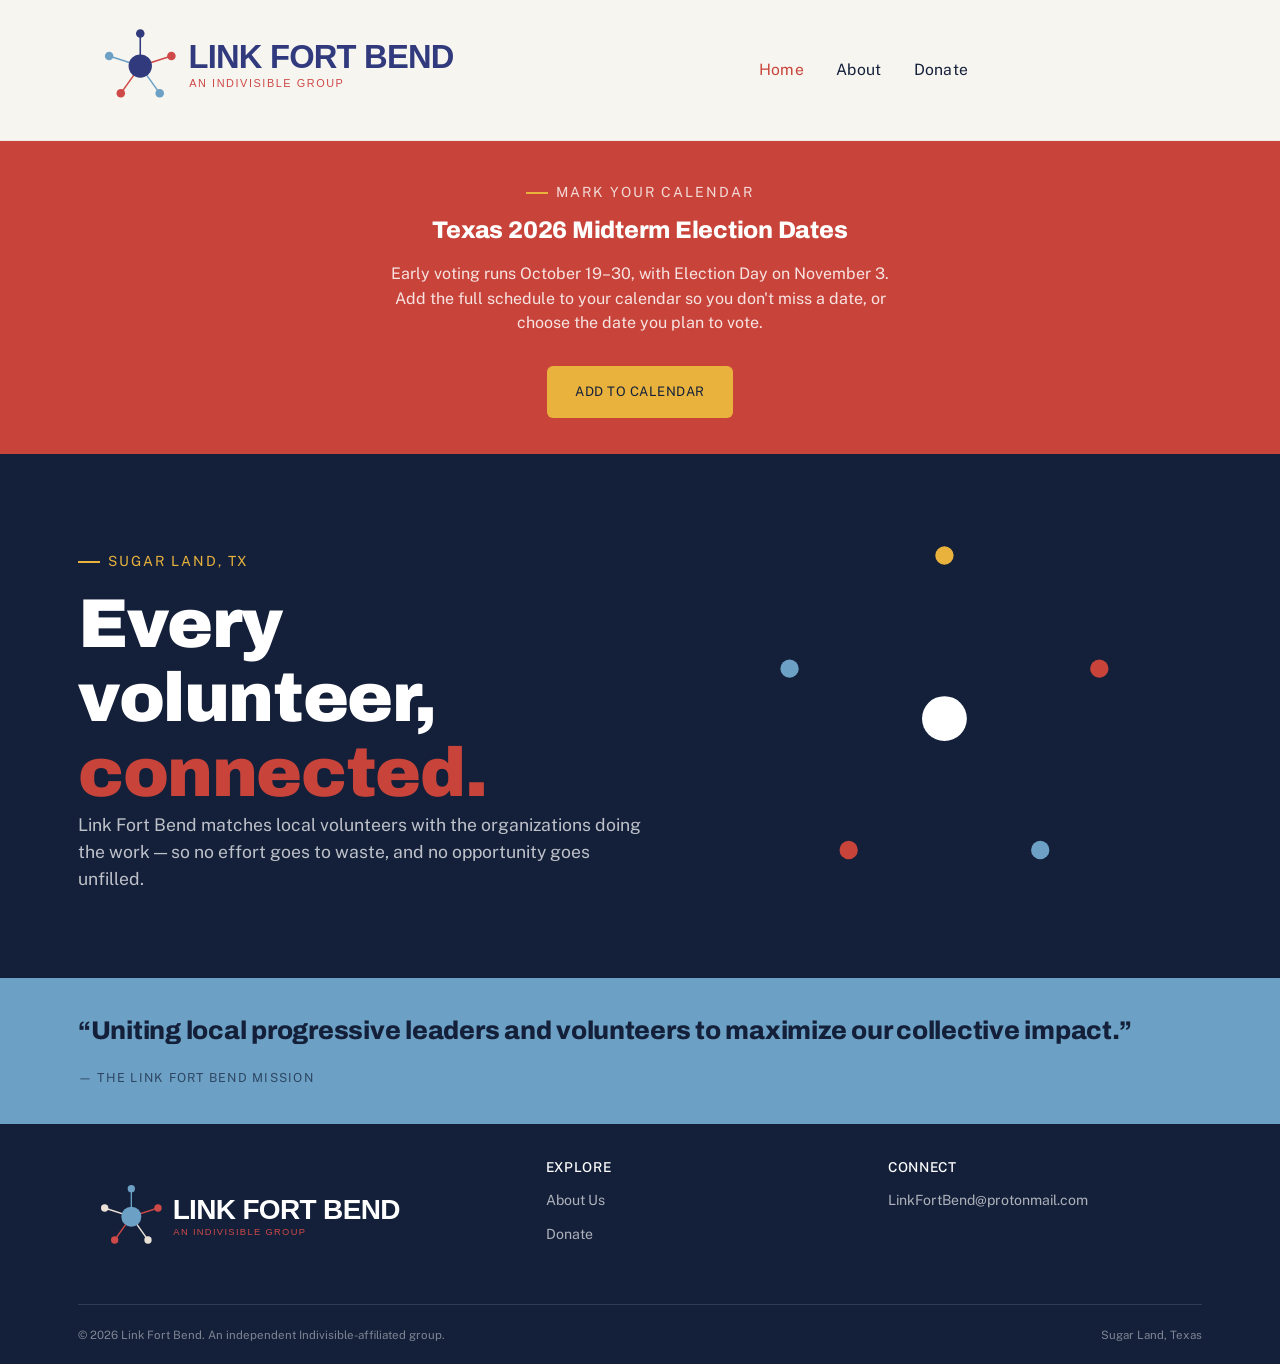
<file: index.html>
<!DOCTYPE html>
<html lang="en">
<head>
<meta charset="UTF-8">
<meta name="viewport" content="width=device-width, initial-scale=1.0">
<title>Link Fort Bend — Connecting Volunteers to Local Impact</title>
<meta name="description" content="Link Fort Bend unites local progressive leaders and volunteers to maximize our collective impact — matching volunteers with opportunities across Fort Bend County.">
<link rel="preconnect" href="https://fonts.googleapis.com">
<link href="https://fonts.googleapis.com/css2?family=Archivo:wght@800;900&family=Public+Sans:wght@400;500;600&display=swap" rel="stylesheet">
<link rel="stylesheet" href="css/style.css">
</head>
<body>

<header class="site-header">
  <div class="nav-row">
    <a href="index.html" class="logo"><img src="images/logo.svg" alt="Link Fort Bend" class="logo-img"></a>
    <button class="nav-toggle" aria-label="Toggle menu" aria-expanded="false"><span></span><span></span><span></span></button>
    <nav class="main-nav">
      <a href="index.html" class="current">Home</a>
      <a href="about.html">About</a>
      <a href="donate.html">Donate</a>
    </nav>
  </div>
</header>

<section class="cta-band">
  <div class="wrap">
    <div class="eyebrow" style="color:rgba(255,255,255,0.8);">Mark Your Calendar</div>
    <h2 style="font-size:1.5rem;">Texas 2026 Midterm Election Dates</h2>
    <p>Early voting runs October 19–30, with Election Day on November 3. Add the full schedule to your calendar so you don't miss a date, or choose the date you plan to vote.</p>
    <div class="hero-actions">
      <a href="tx-2026-midterm-election.ics" class="btn btn-on-dark" download>Add to Calendar</a>
    </div>
  </div>
</section>

<section class="hero">
  <div class="hero-grid">
    <div>
      <div class="eyebrow">Sugar Land, TX</div>
      <h1>Every volunteer,<br><span class="accent">connected.</span></h1>
      <p class="lede">Link Fort Bend matches local volunteers with the organizations doing the work — so no effort goes to waste, and no opportunity goes unfilled.</p>
    </div>
    <div class="network-stage" role="img" aria-label="Diagram showing volunteers connecting to local organizations"></div>
  </div>
</section>

<section class="mission-band">
  <div class="wrap">
    <blockquote>&ldquo;Uniting local progressive leaders and volunteers to maximize our collective impact.&rdquo;</blockquote>
    <cite>— The Link Fort Bend Mission</cite>
  </div>
</section>

<footer class="site-footer">
  <div class="wrap">
    <div class="footer-grid">
      <div>
        <a href="index.html" class="logo"><img src="images/logo-white.svg" alt="Link Fort Bend" class="logo-img"></a>
      </div>
      <div>
        <h4>Explore</h4>
        <ul>
          <li><a href="about.html">About Us</a></li>
          <li><a href="donate.html">Donate</a></li>
        </ul>
      </div>
      <div>
        <h4>Connect</h4>
        <ul>
          <li><a href="mailto:LinkFortBend@protonmail.com">LinkFortBend@protonmail.com</a></li>
        </ul>
      </div>
    </div>
    <div class="footer-bottom">
      <span>&copy; 2026 Link Fort Bend. An independent Indivisible-affiliated group.</span>
      <span>Sugar Land, Texas</span>
    </div>
  </div>
</footer>

<script src="js/main.js"></script>
</body>
</html>
</file>
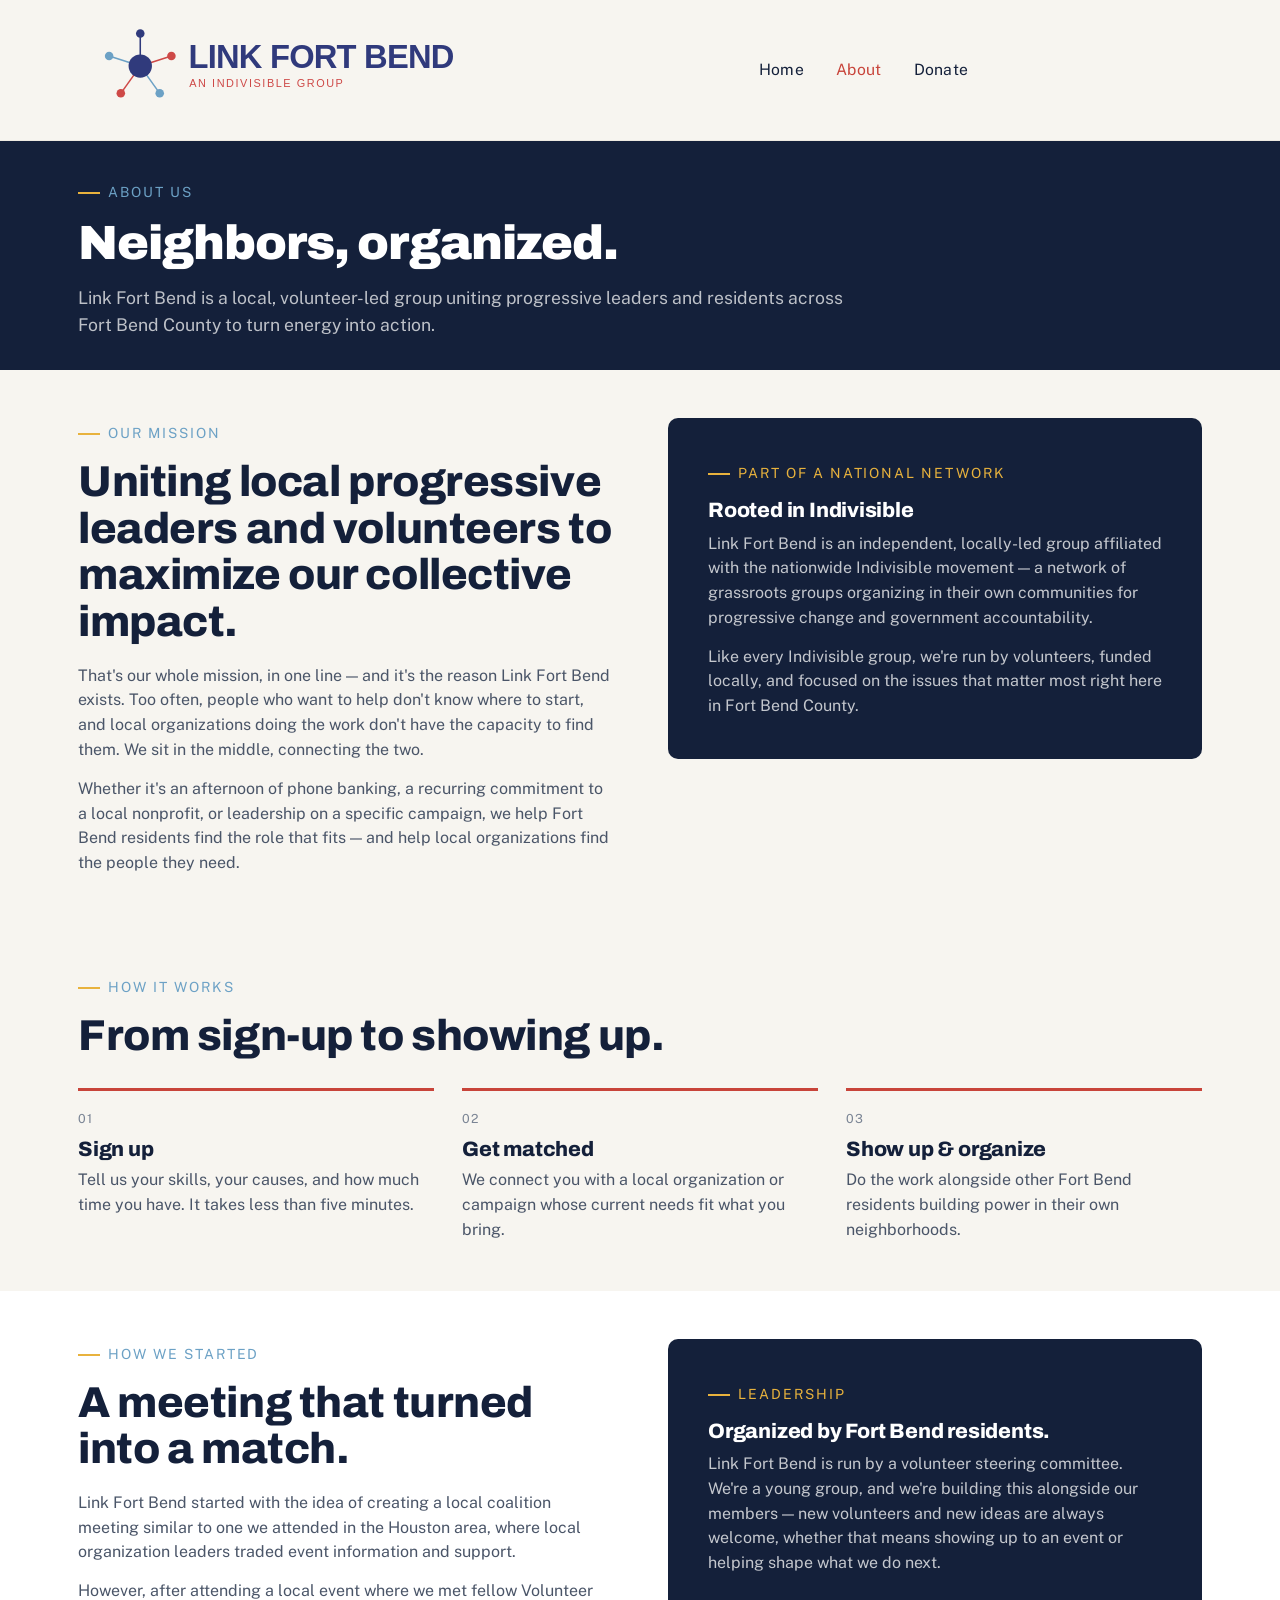
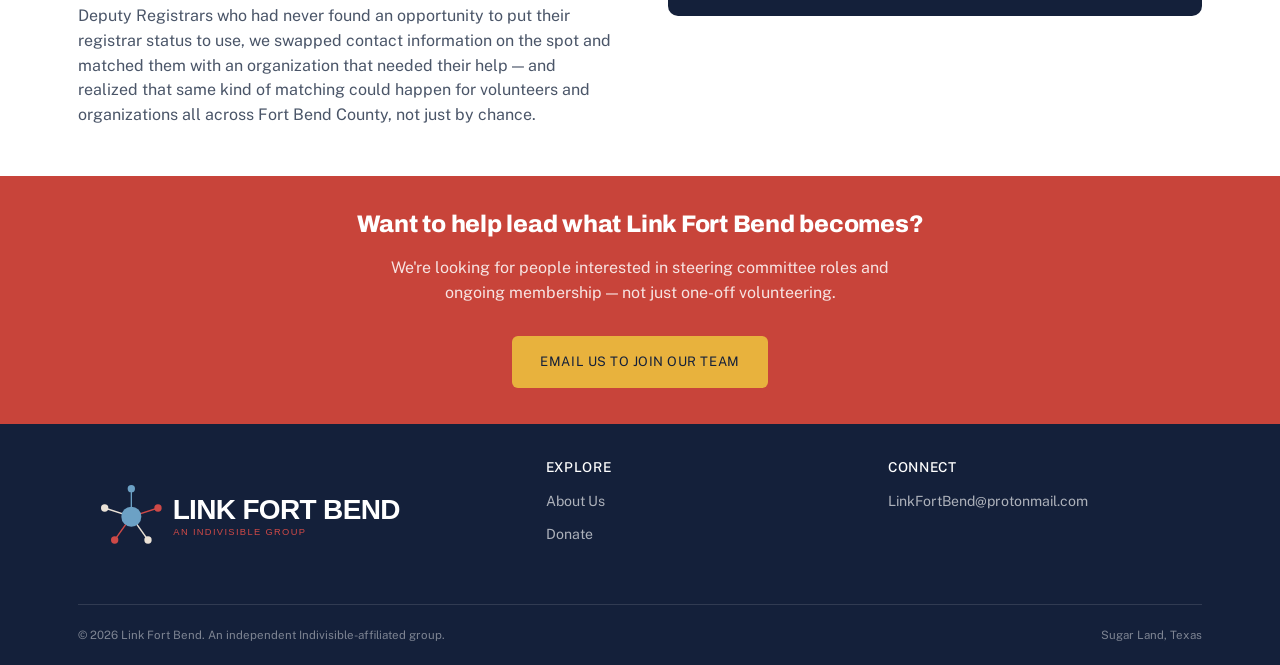
<file: about.html>
<!DOCTYPE html>
<html lang="en">
<head>
<meta charset="UTF-8">
<meta name="viewport" content="width=device-width, initial-scale=1.0">
<title>About — Link Fort Bend</title>
<meta name="description" content="Learn about Link Fort Bend's mission and its roots in the nationwide Indivisible movement.">
<link rel="preconnect" href="https://fonts.googleapis.com">
<link href="https://fonts.googleapis.com/css2?family=Archivo:wght@800;900&family=Public+Sans:wght@400;500;600&display=swap" rel="stylesheet">
<link rel="stylesheet" href="css/style.css">
</head>
<body>

<header class="site-header">
  <div class="nav-row">
    <a href="index.html" class="logo"><img src="images/logo.svg" alt="Link Fort Bend" class="logo-img"></a>
    <button class="nav-toggle" aria-label="Toggle menu" aria-expanded="false"><span></span><span></span><span></span></button>
    <nav class="main-nav">
      <a href="index.html">Home</a>
      <a href="about.html" class="current">About</a>
      <a href="donate.html">Donate</a>
    </nav>
  </div>
</header>

<section class="page-hero">
  <div class="wrap">
    <div class="eyebrow">About Us</div>
    <h1>Neighbors, organized.</h1>
    <p class="lede">Link Fort Bend is a local, volunteer-led group uniting progressive leaders and residents across Fort Bend County to turn energy into action.</p>
  </div>
</section>

<section>
  <div class="wrap split">
    <div>
      <div class="eyebrow">Our Mission</div>
      <h2>Uniting local progressive leaders and volunteers to maximize our collective impact.</h2>
      <p style="margin-top:18px;">That's our whole mission, in one line — and it's the reason Link Fort Bend exists. Too often, people who want to help don't know where to start, and local organizations doing the work don't have the capacity to find them. We sit in the middle, connecting the two.</p>
      <p style="margin-top:14px;">Whether it's an afternoon of phone banking, a recurring commitment to a local nonprofit, or leadership on a specific campaign, we help Fort Bend residents find the role that fits — and help local organizations find the people they need.</p>
    </div>
    <div class="origin-block">
      <div class="eyebrow" style="color:#E8B23D;">Part of a national network</div>
      <h3>Rooted in Indivisible</h3>
      <p style="margin-top:10px;">Link Fort Bend is an independent, locally-led group affiliated with the nationwide Indivisible movement — a network of grassroots groups organizing in their own communities for progressive change and government accountability.</p>
      <p style="margin-top:14px;">Like every Indivisible group, we're run by volunteers, funded locally, and focused on the issues that matter most right here in Fort Bend County.</p>
    </div>
  </div>
</section>

<section>
  <div class="wrap">
    <div class="section-head">
      <div class="eyebrow">How it works</div>
      <h2>From sign-up to showing up.</h2>
    </div>
    <div class="steps">
      <div class="step">
        <div class="num">01</div>
        <h3>Sign up</h3>
        <p>Tell us your skills, your causes, and how much time you have. It takes less than five minutes.</p>
      </div>
      <div class="step">
        <div class="num">02</div>
        <h3>Get matched</h3>
        <p>We connect you with a local organization or campaign whose current needs fit what you bring.</p>
      </div>
      <div class="step">
        <div class="num">03</div>
        <h3>Show up &amp; organize</h3>
        <p>Do the work alongside other Fort Bend residents building power in their own neighborhoods.</p>
      </div>
    </div>
  </div>
</section>

<section class="section-alt">
  <div class="wrap split">
    <div>
      <div class="eyebrow">How We Started</div>
      <h2>A meeting that turned into a match.</h2>
      <p style="margin-top:18px;">Link Fort Bend started with the idea of creating a local coalition meeting similar to one we attended in the Houston area, where local organization leaders traded event information and support.</p>
      <p style="margin-top:14px;">However, after attending a local event where we met fellow Volunteer Deputy Registrars who had never found an opportunity to put their registrar status to use, we swapped contact information on the spot and matched them with an organization that needed their help — and realized that same kind of matching could happen for volunteers and organizations all across Fort Bend County, not just by chance.</p>
    </div>
    <div class="origin-block">
      <div class="eyebrow" style="color:#E8B23D;">Leadership</div>
      <h3>Organized by Fort Bend residents.</h3>
      <p style="margin-top:10px;">Link Fort Bend is run by a volunteer steering committee. We're a young group, and we're building this alongside our members — new volunteers and new ideas are always welcome, whether that means showing up to an event or helping shape what we do next.</p>
    </div>
  </div>
</section>

<section class="cta-band">
  <div class="wrap">
    <h2 style="font-size:1.5rem;">Want to help lead what Link Fort Bend becomes?</h2>
    <p>We're looking for people interested in steering committee roles and ongoing membership — not just one-off volunteering.</p>
    <div class="hero-actions">
      <a href="mailto:LinkFortBend@protonmail.com" class="btn btn-on-dark">Email us to Join our team</a>
    </div>
  </div>
</section>

<footer class="site-footer">
  <div class="wrap">
    <div class="footer-grid">
      <div>
        <a href="index.html" class="logo"><img src="images/logo-white.svg" alt="Link Fort Bend" class="logo-img"></a>
      </div>
      <div>
        <h4>Explore</h4>
        <ul>
          <li><a href="about.html">About Us</a></li>
          <li><a href="donate.html">Donate</a></li>
        </ul>
      </div>
      <div>
        <h4>Connect</h4>
        <ul>
          <li><a href="mailto:LinkFortBend@protonmail.com">LinkFortBend@protonmail.com</a></li>
        </ul>
      </div>
    </div>
    <div class="footer-bottom">
      <span>&copy; 2026 Link Fort Bend. An independent Indivisible-affiliated group.</span>
      <span>Sugar Land, Texas</span>
    </div>
  </div>
</footer>

<script src="js/main.js"></script>
</body>
</html>
</file>
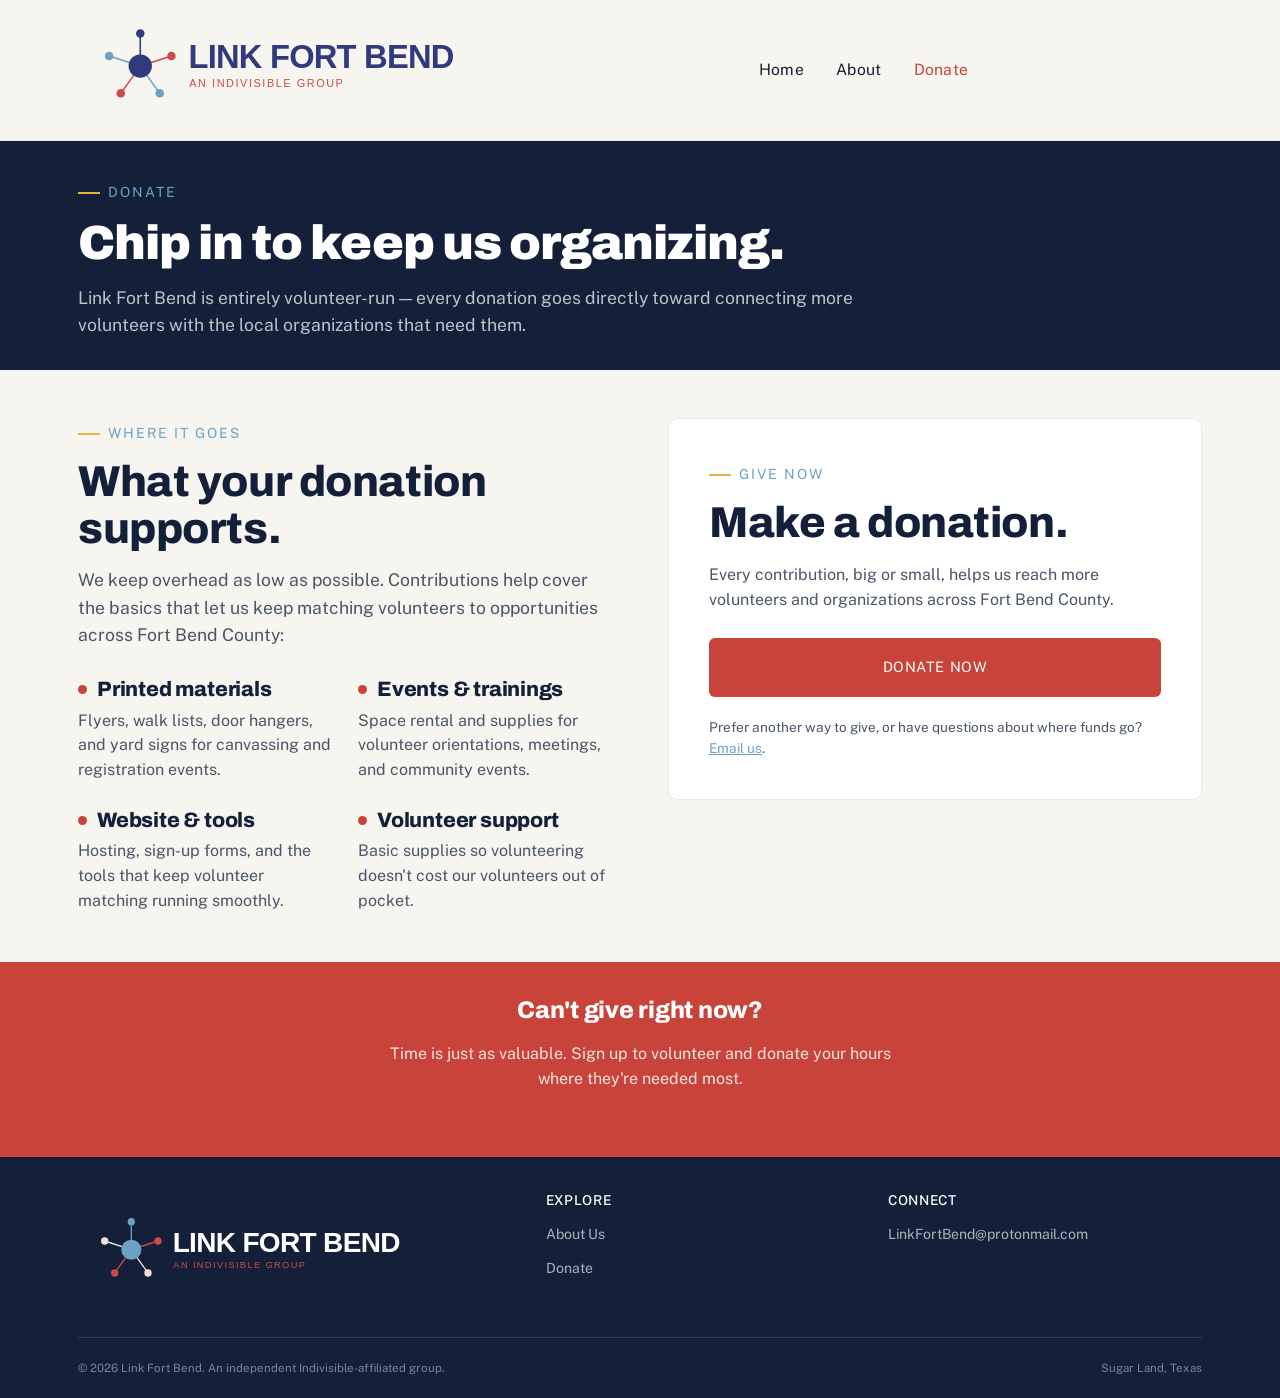
<file: donate.html>
<!DOCTYPE html>
<html lang="en">
<head>
<meta charset="UTF-8">
<meta name="viewport" content="width=device-width, initial-scale=1.0">
<title>Donate — Link Fort Bend</title>
<meta name="description" content="Support Link Fort Bend's work matching volunteers with local organizations across Fort Bend County.">
<link rel="preconnect" href="https://fonts.googleapis.com">
<link href="https://fonts.googleapis.com/css2?family=Archivo:wght@800;900&family=Public+Sans:wght@400;500;600&display=swap" rel="stylesheet">
<link rel="stylesheet" href="css/style.css">
</head>
<body>

<header class="site-header">
  <div class="nav-row">
    <a href="index.html" class="logo"><img src="images/logo.svg" alt="Link Fort Bend" class="logo-img"></a>
    <button class="nav-toggle" aria-label="Toggle menu" aria-expanded="false"><span></span><span></span><span></span></button>
    <nav class="main-nav">
      <a href="index.html">Home</a>
      <a href="about.html">About</a>
      <a href="donate.html" class="current">Donate</a>
    </nav>
  </div>
</header>

<section class="page-hero">
  <div class="wrap">
    <div class="eyebrow">Donate</div>
    <h1>Chip in to keep us organizing.</h1>
    <p class="lede">Link Fort Bend is entirely volunteer-run — every donation goes directly toward connecting more volunteers with the local organizations that need them.</p>
  </div>
</section>

<section>
  <div class="wrap split">
    <div>
      <div class="eyebrow">Where it goes</div>
      <h2>What your donation supports.</h2>
      <p class="lede" style="margin-top:14px;">We keep overhead as low as possible. Contributions help cover the basics that let us keep matching volunteers to opportunities across Fort Bend County:</p>

      <div class="value-list" style="margin-top:30px;">
        <div class="value-item">
          <h3><span class="dot"></span>Printed materials</h3>
          <p>Flyers, walk lists, door hangers, and yard signs for canvassing and registration events.</p>
        </div>
        <div class="value-item">
          <h3><span class="dot"></span>Events &amp; trainings</h3>
          <p>Space rental and supplies for volunteer orientations, meetings, and community events.</p>
        </div>
        <div class="value-item">
          <h3><span class="dot"></span>Website &amp; tools</h3>
          <p>Hosting, sign-up forms, and the tools that keep volunteer matching running smoothly.</p>
        </div>
        <div class="value-item">
          <h3><span class="dot"></span>Volunteer support</h3>
          <p>Basic supplies so volunteering doesn't cost our volunteers out of pocket.</p>
        </div>
      </div>
    </div>

    <div class="form-card">
      <div class="eyebrow">Give Now</div>
      <h2 style="margin-bottom:16px;">Make a donation.</h2>
      <p style="margin-bottom:26px;">Every contribution, big or small, helps us reach more volunteers and organizations across Fort Bend County.</p>

      <a href="https://secure.actblue.com/donate/indivisiblelfb1472032159" target="_blank" rel="noopener" class="btn btn-primary" style="width:100%; justify-content:center; padding:16px 26px; font-size:0.9rem;">Donate Now</a>

      <p style="margin-top:20px; font-size:0.85rem;">
        Prefer another way to give, or have questions about where funds go? <a href="mailto:LinkFortBend@protonmail.com" style="color:var(--bayou-teal); text-decoration:underline;">Email us</a>.
      </p>
    </div>
  </div>
</section>

<section class="cta-band">
  <div class="wrap">
    <h2 style="font-size:1.5rem;">Can't give right now?</h2>
    <p>Time is just as valuable. Sign up to volunteer and donate your hours where they're needed most.</p>
  </div>
</section>

<footer class="site-footer">
  <div class="wrap">
    <div class="footer-grid">
      <div>
        <a href="index.html" class="logo"><img src="images/logo-white.svg" alt="Link Fort Bend" class="logo-img"></a>
      </div>
      <div>
        <h4>Explore</h4>
        <ul>
          <li><a href="about.html">About Us</a></li>
          <li><a href="donate.html">Donate</a></li>
        </ul>
      </div>
      <div>
        <h4>Connect</h4>
        <ul>
          <li><a href="mailto:LinkFortBend@protonmail.com">LinkFortBend@protonmail.com</a></li>
        </ul>
      </div>
    </div>
    <div class="footer-bottom">
      <span>&copy; 2026 Link Fort Bend. An independent Indivisible-affiliated group.</span>
      <span>Sugar Land, Texas</span>
    </div>
  </div>
</footer>

<script src="js/main.js"></script>
</body>
</html>
</file>
<file: css/style.css>
/* ==========================================================================
   Link Fort Bend — Design System
   Palette: Ink Navy / Bayou Teal / Indivisible Red / Prairie Gold / Cloud
   Display: Archivo  |  Body & Utility: Public Sans
   ========================================================================== */

:root {
  --ink-navy: #14203A;
  --ink-navy-soft: #1E2E52;
  --bayou-teal: #6CA1C5;
  --bayou-teal-light: #8FBEDA;
  --indivisible-red: #C8443A;
  --prairie-gold: #E8B23D;
  --cloud: #F7F5F0;
  --cloud-dim: #EEEAE1;
  --white: #FFFFFF;
  --slate: #4A5568;
  --slate-light: #7A8494;

  --font-display: 'Archivo', sans-serif;
  --font-body: 'Public Sans', sans-serif;
  --font-mono: 'Public Sans', sans-serif;

  --max-width: 1180px;
  --radius: 6px;
}

* { box-sizing: border-box; margin: 0; padding: 0; }

html { scroll-behavior: smooth; }

body {
  font-family: var(--font-body);
  color: var(--ink-navy);
  background: var(--cloud);
  line-height: 1.55;
  -webkit-font-smoothing: antialiased;
}

img, svg { display: block; max-width: 100%; }

a { color: inherit; text-decoration: none; }

.wrap {
  max-width: var(--max-width);
  margin: 0 auto;
  padding: 0 28px;
}

.eyebrow {
  font-family: var(--font-mono);
  font-size: 0.875rem;
  letter-spacing: 0.14em;
  text-transform: uppercase;
  color: var(--bayou-teal);
  display: inline-flex;
  align-items: center;
  gap: 8px;
  margin-bottom: 14px;
}

.eyebrow::before {
  content: "";
  width: 22px;
  height: 2px;
  background: var(--prairie-gold);
  display: inline-block;
}

h1, h2, h3, h4 {
  font-family: var(--font-display);
  font-weight: 800;
  line-height: 1.08;
  letter-spacing: -0.01em;
  color: var(--ink-navy);
}

h1 { font-size: clamp(2.6rem, 5.4vw, 4.4rem); font-weight: 900; letter-spacing: -0.02em; }
h2 { font-size: clamp(1.9rem, 3.4vw, 2.7rem); }
h3 { font-size: 1.3rem; }

p { color: var(--slate); }

.lede {
  font-size: 1.1rem;
  color: var(--slate);
  max-width: 72ch;
}

/* ---------- Buttons ---------- */
.btn {
  display: inline-flex;
  align-items: center;
  gap: 8px;
  font-family: var(--font-mono);
  font-size: 0.82rem;
  letter-spacing: 0.04em;
  text-transform: uppercase;
  padding: 14px 26px;
  border-radius: var(--radius);
  border: 2px solid transparent;
  cursor: pointer;
  transition: transform 0.15s ease, background 0.2s ease, color 0.2s ease, border-color 0.2s ease;
}
.btn:hover { transform: translateY(-2px); }
.btn:focus-visible { outline: 3px solid var(--prairie-gold); outline-offset: 2px; }

.btn-primary { background: var(--indivisible-red); color: var(--white); }
.btn-primary:hover { background: #A9362D; }

.btn-ghost { background: transparent; color: var(--ink-navy); border-color: var(--ink-navy); }
.btn-ghost:hover { background: var(--ink-navy); color: var(--white); }

.btn-ghost-red { background: transparent; color: var(--indivisible-red); border-color: var(--indivisible-red); }
.btn-ghost-red:hover { background: var(--indivisible-red); color: var(--white); }

.btn-red-navy { background: var(--indivisible-red); color: var(--white); border-color: var(--ink-navy); }
.btn-red-navy:hover { background: var(--ink-navy); color: var(--white); border-color: var(--ink-navy); }

.btn-on-dark { background: var(--prairie-gold); color: var(--ink-navy); }
.btn-on-dark:hover { background: #F4C560; }

.btn-ghost-light { background: transparent; color: var(--white); border-color: rgba(255,255,255,0.45); }
.btn-ghost-light:hover { background: rgba(255,255,255,0.12); border-color: var(--white); }

/* ---------- Header / Nav ---------- */
header.site-header {
  position: sticky;
  top: 0;
  z-index: 50;
  background: rgba(247, 245, 240, 0.92);
  backdrop-filter: blur(8px);
  border-bottom: 1px solid var(--cloud-dim);
}

.nav-row {
  display: flex;
  align-items: center;
  justify-content: flex-start;
  gap: 200px;
  padding: 0px 28px;
  max-width: var(--max-width);
  margin: 0 auto;
}

.logo {
  font-family: var(--font-display);
  font-weight: 900;
  font-size: 1.15rem;
  letter-spacing: -0.01em;
  display: flex;
  align-items: baseline;
  gap: 6px;
  color: var(--ink-navy);
}
.logo-img { height: 140px; width: auto; display: block; }
.footer-grid .logo-img { height: 120px; margin-bottom: 4px; }
.logo .accent { color: var(--indivisible-red); }
.logo small {
  font-family: var(--font-mono);
  font-weight: 500;
  font-size: 0.62rem;
  letter-spacing: 0.14em;
  color: var(--slate-light);
  text-transform: uppercase;
}

nav.main-nav { display: flex; align-items: center; gap: 4px; }

nav.main-nav a {
  font-family: var(--font-mono);
  font-size: 0.98rem;
  letter-spacing: 0.02em;
  padding: 9px 14px;
  border-radius: 4px;
  color: var(--ink-navy);
  transition: background 0.15s ease, color 0.15s ease;
}
nav.main-nav a:hover { background: var(--cloud-dim); }
nav.main-nav a.current { color: var(--indivisible-red); }
nav.main-nav a.cta {
  background: var(--ink-navy);
  color: var(--white);
  margin-left: 8px;
}
nav.main-nav a.cta:hover { background: var(--indivisible-red); }

.nav-toggle {
  display: none;
  background: none;
  border: none;
  cursor: pointer;
  padding: 6px;
  margin-left: auto;
}
.nav-toggle span {
  display: block;
  width: 24px;
  height: 2px;
  background: var(--ink-navy);
  margin: 5px 0;
  transition: 0.2s;
}

/* ---------- Hero / network motif ---------- */
.hero {
  background: var(--ink-navy);
  color: var(--white);
  position: relative;
  overflow: hidden;
  padding: 20px 0 14px;
}

.hero-grid {
  display: grid;
  grid-template-columns: 1.05fr 0.95fr;
  gap: 40px;
  align-items: center;
  max-width: var(--max-width);
  margin: 0 auto;
  padding: 0 28px;
  position: relative;
  z-index: 2;
}

.hero .eyebrow { color: var(--prairie-gold); }
.hero .eyebrow::before { background: var(--prairie-gold); }
.hero h1 { color: var(--white); }
.hero h1 .accent { color: var(--indivisible-red); }
.hero p.lede { color: rgba(255,255,255,0.72); }

.hero-actions { display: flex; gap: 14px; margin-top: 20px; flex-wrap: wrap; }

.network-stage {
  width: 100%;
  aspect-ratio: 1 / 0.95;
}

.network-stage svg { width: 100%; height: 100%; }

.net-link {
  stroke: var(--ink-navy);
  stroke-width: 2;
  fill: none;
  stroke-dasharray: 6 260;
  stroke-dashoffset: 0;
  opacity: 0.85;
  animation: draw 4.5s ease-in-out infinite;
}
.net-link.blue { stroke: var(--bayou-teal); }
.net-link.red { stroke: var(--indivisible-red); }
.net-link.gold { stroke: var(--prairie-gold); }

@keyframes draw {
  0% { stroke-dashoffset: 260; opacity: 0; }
  12% { opacity: 1; }
  55% { stroke-dashoffset: 0; opacity: 1; }
  80% { opacity: 1; }
  100% { stroke-dashoffset: -260; opacity: 0; }
}

.net-node { fill: var(--white); }
.net-node.blue { fill: var(--bayou-teal); }
.net-node.red { fill: var(--indivisible-red); }
.net-node.gold { fill: var(--prairie-gold); }
.net-pulse {
  fill: none;
  stroke: rgba(255,255,255,0.35);
  stroke-width: 1;
  animation: pulse 3.2s ease-out infinite;
  transform-origin: center;
}
@keyframes pulse {
  0% { r: 0; opacity: 0.8; }
  100% { r: 16; opacity: 0; }
}

@media (prefers-reduced-motion: reduce) {
  .net-link, .net-pulse { animation: none; stroke-dashoffset: 0; opacity: 0.8; }
}

/* ---------- Sections ---------- */
section { padding: 48px 0; }
.section-tight { padding: 32px 0; }
.section-alt { background: var(--white); }

.section-head { max-width: 760px; margin-bottom: 28px; }
.section-head.center { margin-left: auto; margin-right: auto; text-align: center; }

/* Mission statement banner */
.mission-band {
  background: var(--bayou-teal);
  color: var(--white);
  padding: 36px 0;
  position: relative;
}
.mission-band blockquote {
  font-family: var(--font-display);
  font-weight: 800;
  font-size: clamp(1.1rem, 2.2vw, 1.6rem);
  line-height: 1.35;
  max-width: none;
  width: 100%;
  letter-spacing: -0.01em;
  color: var(--ink-navy);
}
.mission-band cite {
  display: block;
  font-family: var(--font-mono);
  font-style: normal;
  font-size: 0.78rem;
  letter-spacing: 0.1em;
  text-transform: uppercase;
  color: var(--ink-navy);
  opacity: 0.7;
  margin-top: 20px;
}

/* Steps (legitimate sequence: sign up -> match -> show up) */
.steps { display: grid; grid-template-columns: repeat(3, 1fr); gap: 28px; }
.step {
  border-top: 3px solid var(--indivisible-red);
  padding-top: 18px;
}
.step .num {
  font-family: var(--font-mono);
  font-size: 0.78rem;
  color: var(--slate-light);
  letter-spacing: 0.08em;
}
.step h3 { margin: 10px 0 8px; }

/* Cards */
.card-grid { display: grid; grid-template-columns: repeat(3, 1fr); gap: 22px; }

.card {
  background: var(--white);
  border: 1px solid var(--cloud-dim);
  border-radius: var(--radius);
  padding: 26px;
  display: flex;
  flex-direction: column;
  gap: 12px;
  transition: box-shadow 0.2s ease, transform 0.2s ease;
}
.card:hover { box-shadow: 0 10px 30px rgba(20,32,58,0.08); transform: translateY(-3px); }

.tag {
  font-family: var(--font-mono);
  font-size: 0.68rem;
  letter-spacing: 0.08em;
  text-transform: uppercase;
  color: var(--bayou-teal);
  background: rgba(44,110,99,0.09);
  padding: 4px 10px;
  border-radius: 20px;
  display: inline-block;
  width: fit-content;
}
.tag.red { color: var(--indivisible-red); background: rgba(200,68,58,0.09); }
.tag.gold { color: #8A6414; background: rgba(232,178,61,0.18); }

.card h3 { font-size: 1.15rem; }
.card p { font-size: 0.95rem; }
.card .meta {
  font-family: var(--font-mono);
  font-size: 0.75rem;
  color: var(--slate-light);
  margin-top: auto;
  padding-top: 10px;
  border-top: 1px dashed var(--cloud-dim);
}

/* Placeholder note strip */
.placeholder-note {
  background: #FBF2DC;
  border: 1px dashed var(--prairie-gold);
  border-radius: var(--radius);
  padding: 16px 20px;
  font-family: var(--font-mono);
  font-size: 0.8rem;
  color: #6B4F0E;
  margin-bottom: 40px;
}
.placeholder-note strong { color: var(--indivisible-red); }

/* Flyer placeholder + QR code buttons (homepage) */
.flyer-wrap {
  position: relative;
  max-width: 820px;
  width: 100%;
  margin: 0 auto;
}
.flyer-wrap img {
  width: 100%;
  display: block;
  border-radius: 10px;
  box-shadow: 0 14px 40px rgba(20,32,58,0.10);
}
.flyer-hotspot {
  position: absolute;
  display: block;
  cursor: pointer;
}

.qr-button-row {
  display: flex;
  flex-wrap: wrap;
  gap: 14px;
  justify-content: center;
  margin-top: 28px;
}

/* Filters (Opportunities page) */
.filter-row {
  display: flex;
  flex-wrap: wrap;
  gap: 10px;
  margin-bottom: 36px;
}
.filter-btn {
  font-family: var(--font-mono);
  font-size: 0.78rem;
  letter-spacing: 0.03em;
  padding: 9px 16px;
  border-radius: 20px;
  border: 1.5px solid var(--cloud-dim);
  background: var(--white);
  cursor: pointer;
  color: var(--slate);
  transition: all 0.15s ease;
}
.filter-btn:hover { border-color: var(--bayou-teal); }
.filter-btn.active {
  background: var(--ink-navy);
  border-color: var(--ink-navy);
  color: var(--white);
}

/* Values / About */
.value-list {
  display: grid;
  grid-template-columns: repeat(2, 1fr);
  gap: 26px;
}
.value-item h3 { display: flex; align-items: center; gap: 10px; margin-bottom: 8px; }
.value-item .dot {
  width: 9px; height: 9px; border-radius: 50%; background: var(--indivisible-red); flex-shrink: 0;
}

/* Two-col layout */
.split {
  display: grid;
  grid-template-columns: 1fr 1fr;
  gap: 56px;
  align-items: start;
}

/* Timeline-ish origin block for About */
.origin-block {
  background: var(--ink-navy);
  color: var(--white);
  border-radius: 10px;
  padding: 40px;
}
.origin-block h3 { color: var(--white); }
.origin-block p { color: rgba(255,255,255,0.75); }

/* ---------- Forms ---------- */
.form-card {
  background: var(--white);
  border: 1px solid var(--cloud-dim);
  border-radius: 10px;
  padding: 40px;
}

.form-row { margin-bottom: 20px; }
.form-row label {
  display: block;
  font-family: var(--font-mono);
  font-size: 0.75rem;
  letter-spacing: 0.06em;
  text-transform: uppercase;
  color: var(--ink-navy);
  margin-bottom: 8px;
}
.form-row input[type="text"],
.form-row input[type="email"],
.form-row input[type="tel"],
.form-row select,
.form-row textarea {
  width: 100%;
  font-family: var(--font-body);
  font-size: 0.98rem;
  padding: 12px 14px;
  border: 1.5px solid var(--cloud-dim);
  border-radius: 5px;
  background: var(--cloud);
  color: var(--ink-navy);
}
.form-row input:focus,
.form-row select:focus,
.form-row textarea:focus {
  outline: none;
  border-color: var(--bayou-teal);
  background: var(--white);
}

.checkbox-grid {
  display: grid;
  grid-template-columns: repeat(2, 1fr);
  gap: 10px;
}
.checkbox-item {
  display: flex;
  align-items: center;
  gap: 9px;
  font-size: 0.92rem;
  color: var(--slate);
}
.checkbox-item input { width: 16px; height: 16px; accent-color: var(--bayou-teal); }

#form-success {
  display: none;
  background: rgba(44,110,99,0.1);
  border: 1.5px solid var(--bayou-teal);
  color: var(--bayou-teal);
  padding: 16px 18px;
  border-radius: 6px;
  font-family: var(--font-mono);
  font-size: 0.85rem;
  margin-bottom: 20px;
}

/* ---------- Embedded form shell (Google Form container) ---------- */
.form-embed-shell {
  border-radius: 10px;
  overflow: hidden;
  border: 1px solid var(--cloud-dim);
  box-shadow: 0 14px 40px rgba(20,32,58,0.10);
  background: var(--white);
}
.form-embed-header {
  display: flex;
  align-items: center;
  gap: 7px;
  padding: 14px 18px;
  background: var(--ink-navy);
}
.form-embed-header .dot { width: 9px; height: 9px; border-radius: 50%; }
.form-embed-header .dot.red { background: var(--indivisible-red); }
.form-embed-header .dot.gold { background: var(--prairie-gold); }
.form-embed-header .dot.blue { background: var(--bayou-teal); }
.form-embed-title {
  margin-left: 8px;
  font-family: var(--font-mono);
  font-size: 0.78rem;
  letter-spacing: 0.06em;
  text-transform: uppercase;
  color: rgba(255,255,255,0.85);
}
.form-embed-footnote {
  margin-top: 14px;
  font-size: 0.85rem;
  text-align: center;
  color: var(--slate-light);
}
.form-embed-footnote a {
  color: var(--bayou-teal);
  text-decoration: underline;
}

/* ---------- Contact info blocks ---------- */
.contact-info { display: flex; flex-direction: column; gap: 26px; }
.contact-info .item { border-left: 3px solid var(--prairie-gold); padding-left: 18px; }
.contact-info .item h3 { font-size: 1rem; margin-bottom: 4px; }
.contact-info .item p { font-size: 0.92rem; }

/* ---------- CTA band ---------- */
.cta-band {
  background: var(--indivisible-red);
  color: var(--white);
  padding: 36px 0;
  text-align: center;
}
.cta-band h2 { color: var(--white); margin-bottom: 18px; }
.cta-band p { color: rgba(255,255,255,0.85); max-width: 520px; margin: 0 auto 30px; }
.cta-band .hero-actions { justify-content: center; }

/* ---------- Footer ---------- */
footer.site-footer {
  background: var(--ink-navy);
  color: rgba(255,255,255,0.7);
  padding: 36px 0 20px;
}
.footer-grid {
  display: grid;
  grid-template-columns: 1.4fr 1fr 1fr;
  gap: 28px;
  margin-bottom: 20px;
}
.footer-grid h4 {
  color: var(--white);
  font-size: 0.85rem;
  letter-spacing: 0.05em;
  margin-bottom: 14px;
  font-family: var(--font-mono);
  text-transform: uppercase;
  font-weight: 500;
}
.footer-grid a, .footer-grid p { font-size: 0.88rem; color: rgba(255,255,255,0.65); }
.footer-grid ul { list-style: none; display: flex; flex-direction: column; gap: 9px; }
.footer-grid a:hover { color: var(--prairie-gold); }
.footer-bottom {
  border-top: 1px solid rgba(255,255,255,0.12);
  padding-top: 22px;
  display: flex;
  justify-content: space-between;
  font-family: var(--font-mono);
  font-size: 0.72rem;
  color: rgba(255,255,255,0.45);
  flex-wrap: wrap;
  gap: 10px;
}

/* ---------- Page hero (interior pages) ---------- */
.page-hero {
  background: var(--ink-navy);
  color: var(--white);
  padding: 36px 0 32px;
}
.page-hero h1 { color: var(--white); font-size: clamp(2.1rem, 4vw, 3rem); }
.page-hero p.lede { color: rgba(255,255,255,0.72); margin-top: 14px; }

/* ---------- Responsive ---------- */
@media (max-width: 900px) {
  .hero-grid { grid-template-columns: 1fr; }
  .network-stage { max-width: 420px; margin: 0 auto; order: -1; }
  .steps, .card-grid { grid-template-columns: 1fr; }
  .value-list { grid-template-columns: 1fr; }
  .split { grid-template-columns: 1fr; gap: 32px; }
  .footer-grid { grid-template-columns: 1fr 1fr 1fr; }
  .checkbox-grid { grid-template-columns: 1fr; }
}

@media (max-width: 720px) {
  nav.main-nav {
    position: fixed;
    top: 100px; left: 0; right: 0;
    background: var(--cloud);
    flex-direction: column;
    align-items: stretch;
    padding: 12px 20px 24px;
    border-bottom: 1px solid var(--cloud-dim);
    display: none;
    gap: 2px;
  }
  nav.main-nav.open { display: flex; }
  nav.main-nav a { padding: 12px 14px; }
  nav.main-nav a.cta { margin-left: 0; text-align: center; }
  .nav-toggle { display: block; }
  .footer-grid { grid-template-columns: 1fr; }
  .logo-img { height: 100px; }
}
</file>
